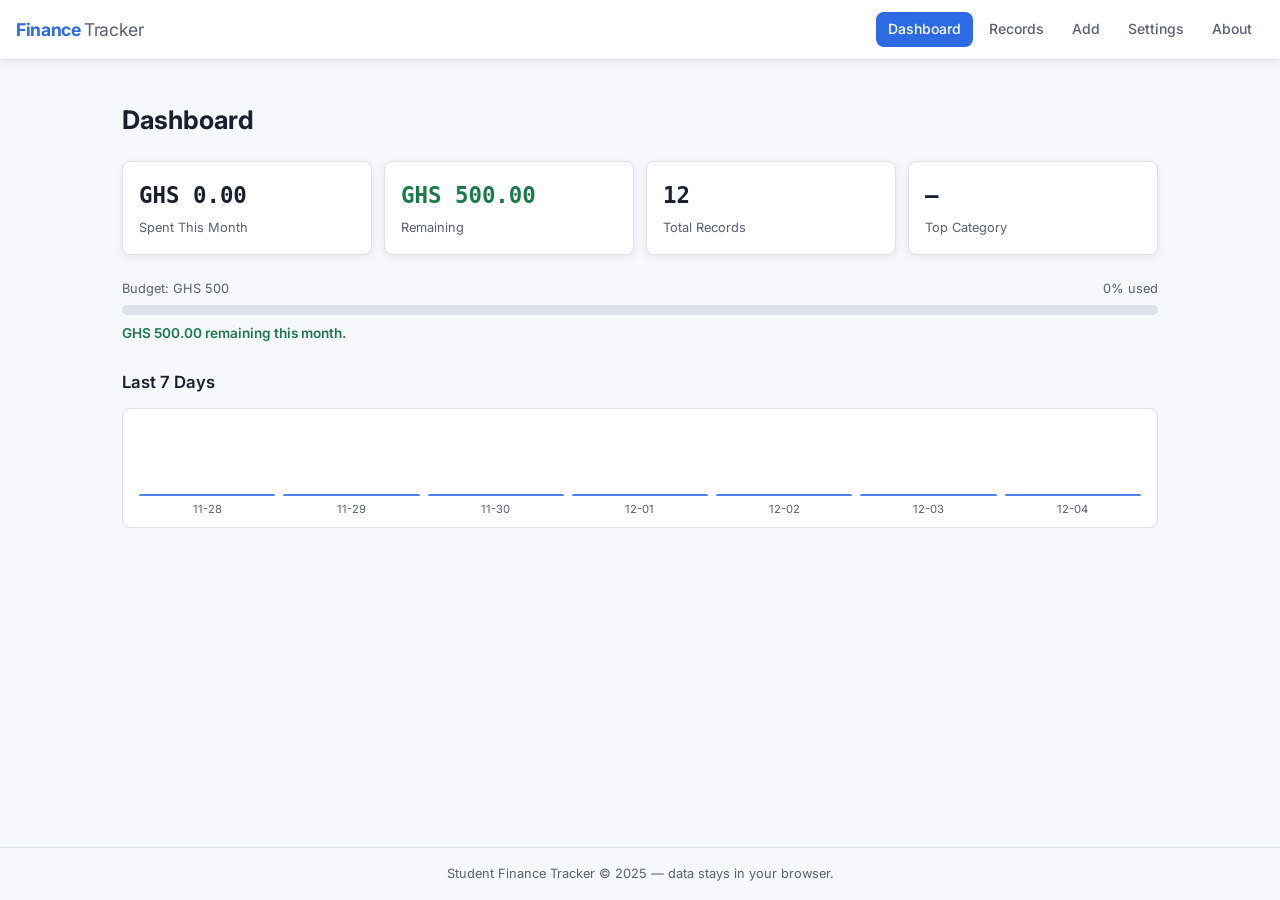
<file: index.html>
<!DOCTYPE html>
<html lang="eng">
<head>
  <meta charset="UTF-8">
  <meta name="viewport" content="width=device-width, initial-scale=1.0, viewport-fit=cover">
  <meta name="description" content="Student Finance Tracker — track your spending, budget, and categories.">
  <title>Student Finance Tracker</title>
  <link rel="preconnect" href="https://fonts.googleapis.com">
  <link rel="stylesheet" href="https://fonts.googleapis.com/css2?family=Inter:wght@400;500;600;700&display=swap">
  <link rel="stylesheet" href="styles/main.css">
</head>
<body>
  <a href="#main-content" class="skip-link">Skip to content</a>

  <!-- Global ARIA live region for announcements -->
  <div id="live-announce" class="sr-only" role="status" aria-live="polite" aria-atomic="true"></div>

  <div class="app-layout">
    <header role="banner">
      <span class="app-title"> Finance <span>Tracker</span></span>
      <nav role="navigation" aria-label="Main navigation">
        <a href="#dashboard"  class="nav-link" data-section="dashboard"  aria-current="page">Dashboard</a>
        <a href="#records"    class="nav-link" data-section="records">Records</a>
        <a href="#add"        class="nav-link" data-section="add">Add</a>
        <a href="#settings"   class="nav-link" data-section="settings">Settings</a>
        <a href="#about"      class="nav-link" data-section="about">About</a>
      </nav>
    </header>

    <main id="main-content" role="main">

      <!-- Dashboard -->
      <section id="section-dashboard" aria-labelledby="dash-heading">
        <p>Loading…</p>
      </section>

      <!-- Records -->
      <section id="section-records" aria-labelledby="rec-heading" hidden>
        <p>Loading…</p>
      </section>

      <!-- Add -->
      <section id="section-add" aria-labelledby="add-heading" hidden>
        <p>Loading…</p>
      </section>

      <!-- Settings -->
      <section id="section-settings" aria-labelledby="set-heading" hidden>
        <p>Loading…</p>
      </section>

      <!-- About -->
      <section id="section-about" aria-labelledby="about-heading" hidden>
        <h2 id="about-heading">About</h2>
        <div class="about-card">
          <p>
            <strong>Student Finance Tracker</strong> helps you record and understand
            your day-to-day spending while at school. Track transactions, stay within
            your monthly budget, and search your history using plain text or regex patterns.
          </p>
          <p>
            Built with vanilla HTML, CSS, and JavaScript — no frameworks, no third-party
            dependencies. All data is stored locally in your browser.
          </p>
          <p>
            <strong>Features:</strong> regex-powered search, live validation, budget
            progress, 7-day trend chart, JSON import/export, multi-currency settings,
            and full keyboard accessibility.
          </p>
          <p>
            <a href="https://github.com/mwayo-tech/Student_FinaceTracker" target="_blank" rel="noopener noreferrer">
              GitHub Repository ↗
            </a>
            &nbsp;·&nbsp;
            <a href="mailto:m.wayo@alustudent.com">m.wayo@alustudent.com</a>
          </p>
        </div>
      </section>

    </main>

    <footer role="contentinfo">
      <p>Student Finance Tracker &copy; 2025 — data stays in your browser.</p>
    </footer>
  </div>

  <script type="module">
    // Inline seed loader — runs once if localStorage is empty
    import { loadRecords, saveRecords } from './scripts/storage.js';
    const existing = loadRecords();
    if (existing.length === 0) {
      fetch('./seed.json')
        .then(r => r.json())
        .then(data => { saveRecords(data); })
        .catch(() => {});
    }
  </script>
  <script type="module" src="scripts/main.js"></script>
</body>
</html>
</file>
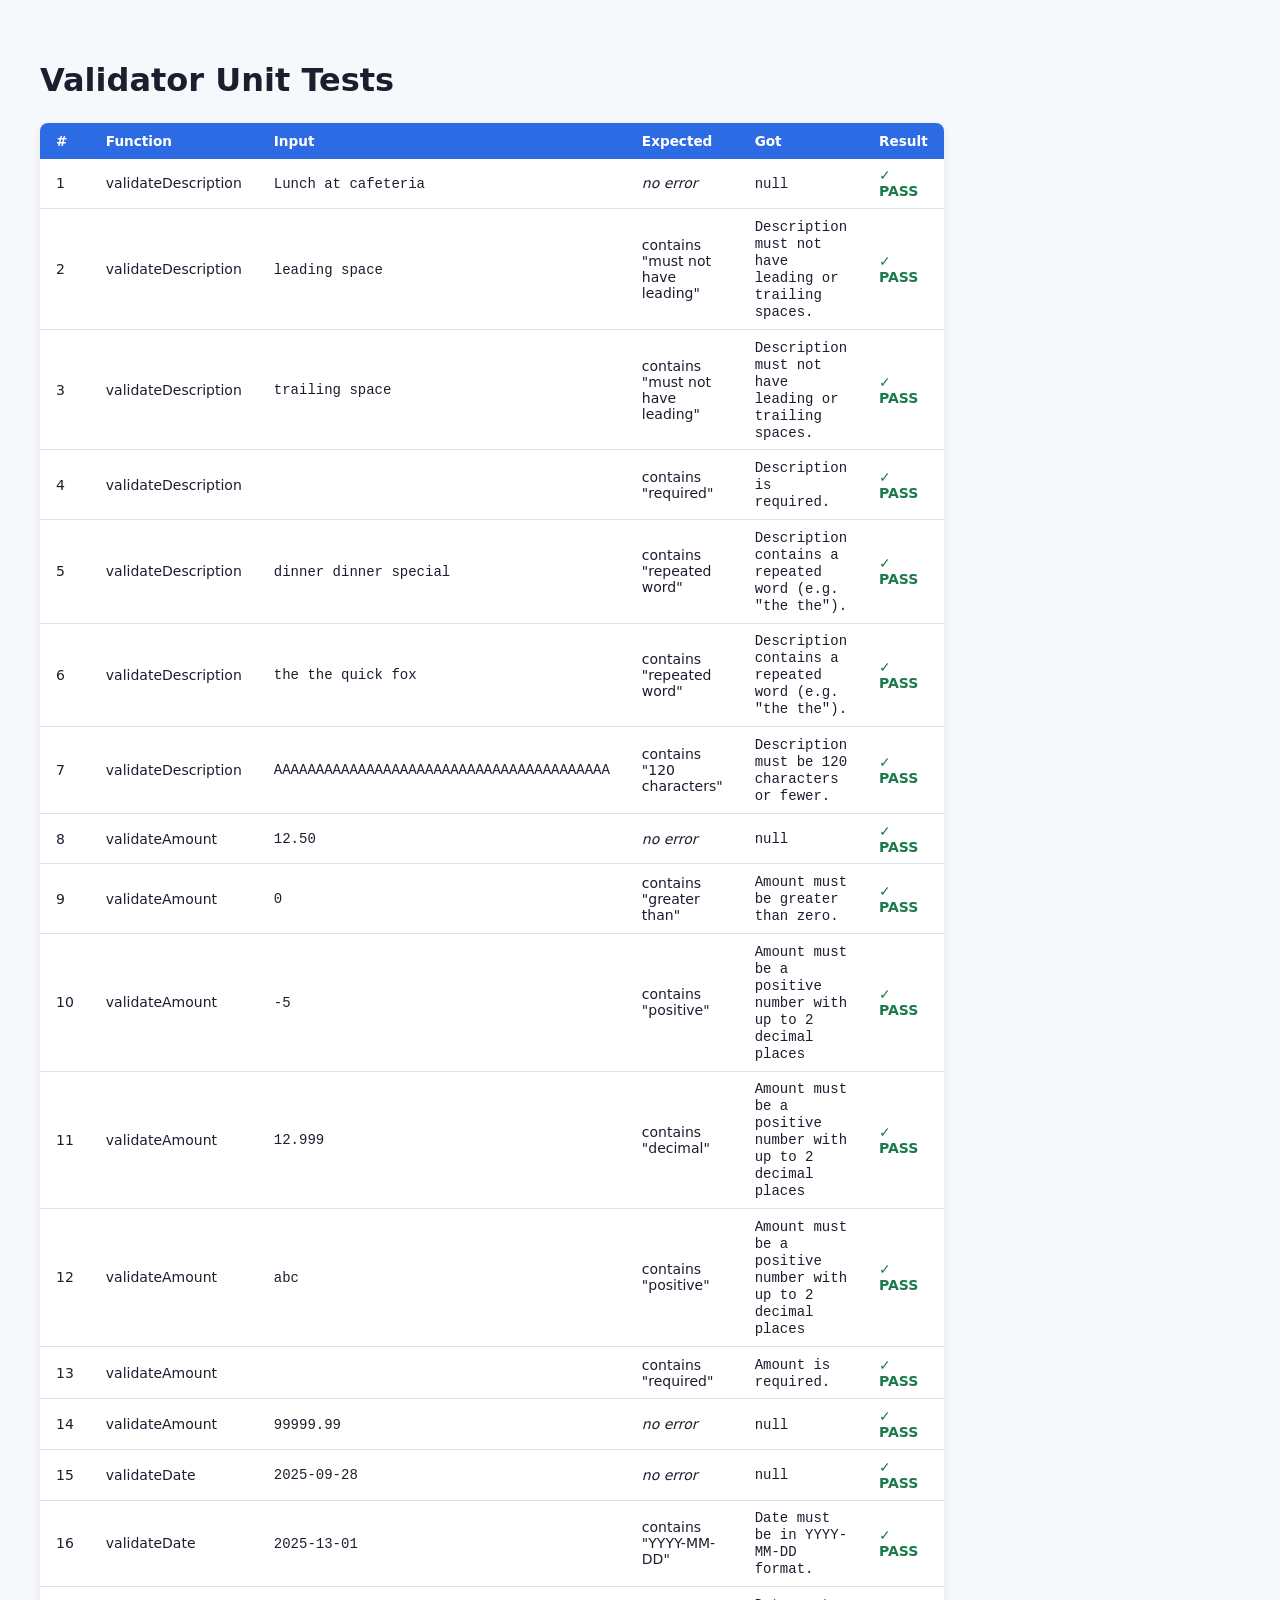
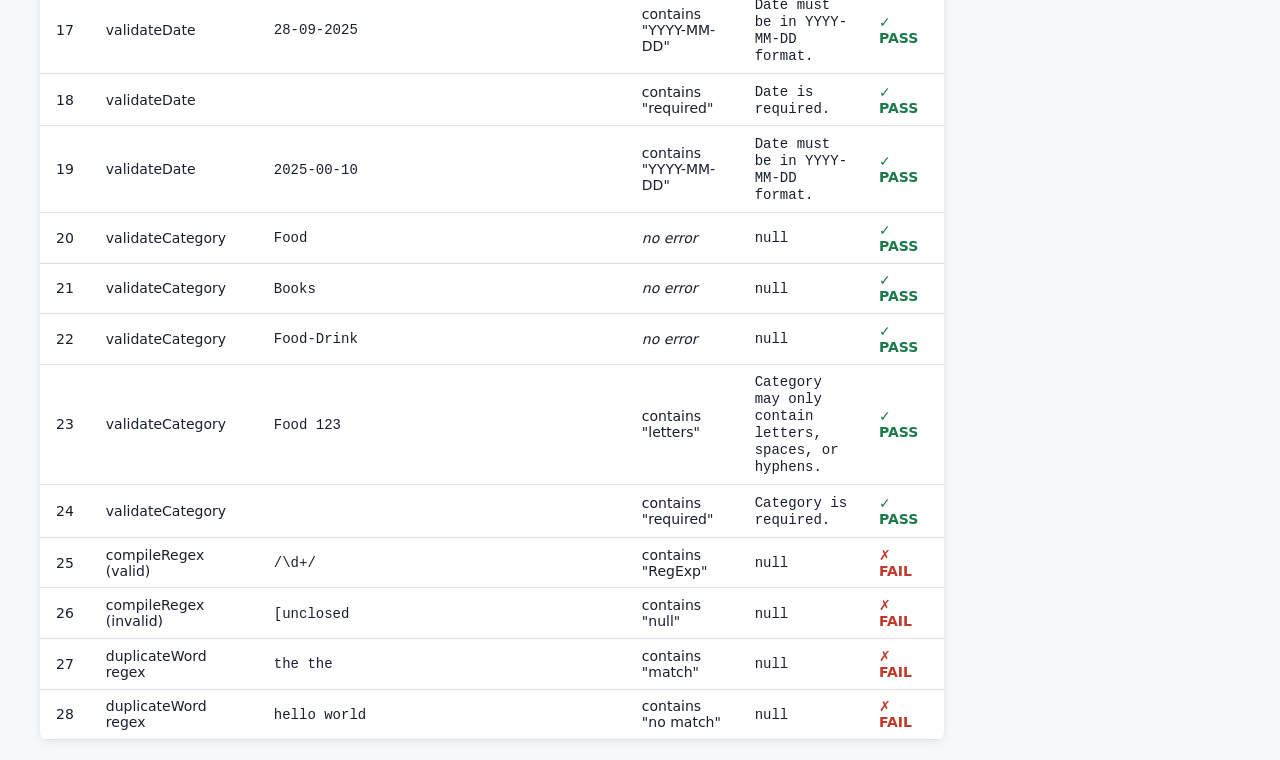
<file: tests.html>
<!DOCTYPE html>
<html lang="en">
<head>
  <meta charset="UTF-8">
  <title>Validator Tests — Finance Tracker</title>
  <style>
    body { font-family: system-ui, sans-serif; padding: 2rem; background: #f7f8fc; color: #1a1f2e; }
    h1 { margin-bottom: 1.5rem; }
    table { border-collapse: collapse; width: 100%; max-width: 900px; background: #fff; border-radius: 8px; overflow: hidden; box-shadow: 0 2px 8px rgba(0,0,0,.08); }
    th { background: #2d6be4; color: #fff; padding: .6rem 1rem; text-align: left; font-size: .85rem; }
    td { padding: .55rem 1rem; border-bottom: 1px solid #dde1ec; font-size: .875rem; }
    .pass { color: #1a7a4a; font-weight: 700; }
    .fail { color: #c0392b; font-weight: 700; }
    #summary { margin-top: 1.25rem; font-weight: 700; font-size: 1.05rem; }
  </style>
</head>
<body>
  <h1>Validator Unit Tests</h1>
  <table>
    <thead>
      <tr><th>#</th><th>Function</th><th>Input</th><th>Expected</th><th>Got</th><th>Result</th></tr>
    </thead>
    <tbody id="results"></tbody>
  </table>
  <p id="summary"></p>

  <script type="module">
    import {
      validateDescription, validateAmount, validateDate,
      validateCategory, compileRegex, PATTERNS
    } from './scripts/validators.js';

    const NULL = null; // shorthand for "no error expected"
    const tests = [
      // Description
      ['validateDescription', 'Lunch at cafeteria',     NULL,                     validateDescription],
      ['validateDescription', ' leading space',          'must not have leading',  validateDescription],
      ['validateDescription', 'trailing space ',         'must not have leading',  validateDescription],
      ['validateDescription', '',                        'required',               validateDescription],
      ['validateDescription', 'dinner dinner special',   'repeated word',          validateDescription],
      ['validateDescription', 'the the quick fox',       'repeated word',          validateDescription],
      ['validateDescription', 'A'.repeat(121),           '120 characters',         validateDescription],

      // Amount
      ['validateAmount', '12.50',   NULL,          validateAmount],
      ['validateAmount', '0',       'greater than',validateAmount],
      ['validateAmount', '-5',      'positive',    validateAmount],
      ['validateAmount', '12.999',  'decimal',     validateAmount],
      ['validateAmount', 'abc',     'positive',    validateAmount],
      ['validateAmount', '',        'required',    validateAmount],
      ['validateAmount', '99999.99',NULL,          validateAmount],

      // Date
      ['validateDate', '2025-09-28', NULL,         validateDate],
      ['validateDate', '2025-13-01', 'YYYY-MM-DD', validateDate],
      ['validateDate', '28-09-2025', 'YYYY-MM-DD', validateDate],
      ['validateDate', '',           'required',   validateDate],
      ['validateDate', '2025-00-10', 'YYYY-MM-DD', validateDate],

      // Category
      ['validateCategory', 'Food',          NULL,      validateCategory],
      ['validateCategory', 'Books',         NULL,      validateCategory],
      ['validateCategory', 'Food-Drink',    NULL,      validateCategory],
      ['validateCategory', 'Food 123',      'letters', validateCategory],
      ['validateCategory', '',              'required',validateCategory],

      // compileRegex
      ['compileRegex (valid)',   '/\\d+/',     'RegExp',  v => compileRegex(v) instanceof RegExp ? NULL : 'not RegExp'],
      ['compileRegex (invalid)', '[unclosed', 'null',    v => compileRegex(v) === null ? NULL : 'should be null'],

      // ADVANCED: back-reference duplicate word
      ['duplicateWord regex', 'the the',    'match',    v => PATTERNS.duplicateWord.test(v) ? NULL : 'no match'],
      ['duplicateWord regex', 'hello world','no match', v => !PATTERNS.duplicateWord.test(v) ? NULL : 'unexpected match'],
    ];

    const tbody = document.getElementById('results');
    let passed = 0;

    tests.forEach(([name, input, expectContains, fn], i) => {
      const result = fn(input);
      let ok;
      if (expectContains === NULL) {
        ok = result === null;
      } else {
        ok = result !== null && String(result).toLowerCase().includes(expectContains.toLowerCase());
      }
      if (ok) passed++;

      const row = tbody.insertRow();
      row.innerHTML = `
        <td>${i+1}</td>
        <td>${name}</td>
        <td><code>${String(input).slice(0,40)}</code></td>
        <td>${expectContains === NULL ? '<em>no error</em>' : `contains "${expectContains}"`}</td>
        <td><code>${result === null ? 'null' : String(result).slice(0,60)}</code></td>
        <td class="${ok ? 'pass' : 'fail'}">${ok ? '✓ PASS' : '✗ FAIL'}</td>
      `;
    });

    const s = document.getElementById('summary');
    s.textContent = `${passed} / ${tests.length} tests passed.`;
    s.style.color = passed === tests.length ? '#1a7a4a' : '#c0392b';
  </script>
</body>
</html>
</file>
<file: styles/main.css>
/* styles/main.css — Student Finance Tracker */

/* ── Tokens ─────────────────────────────────────────── */
:root {
  --ink:        #1a1f2e;
  --ink-muted:  #5a6072;
  --surface:    #f7f8fc;
  --card:       #ffffff;
  --border:     #dde1ec;
  --accent:     #2d6be4;
  --accent-dk:  #1a4fc0;
  --danger:     #c0392b;
  --success:    #1a7a4a;
  --warn:       #e67e22;
  --mark-bg:    #fff176;
  --radius:     8px;
  --shadow:     0 2px 8px rgba(0,0,0,.08);
  --font:       'Inter', system-ui, sans-serif;
  --mono:       'JetBrains Mono', 'Fira Mono', monospace;
  font-size: 16px;
}

@media (prefers-color-scheme: dark) {
  :root {
    --ink:       #e8ecf4;
    --ink-muted: #8892a8;
    --surface:   #12151f;
    --card:      #1c2130;
    --border:    #2e3450;
    --accent:    #5b8ef0;
    --accent-dk: #7aa5f5;
    --shadow:    0 2px 8px rgba(0,0,0,.4);
    --mark-bg:   #7a6f00;
  }
}

/* ── Reset ───────────────────────────────────────────── */
*, *::before, *::after { box-sizing: border-box; margin: 0; padding: 0; }
body { font-family: var(--font); background: var(--surface); color: var(--ink); line-height: 1.6; min-height: 100vh; }
img, svg { display: block; max-width: 100%; }

/* ── Skip link ───────────────────────────────────────── */
.skip-link {
  position: absolute; left: -9999px; top: 0;
  background: var(--accent); color: #fff; padding: .5rem 1rem;
  font-weight: 600; z-index: 999; border-radius: 0 0 var(--radius) 0;
}
.skip-link:focus { left: 0; }

/* ── Layout ──────────────────────────────────────────── */
.app-layout { display: flex; flex-direction: column; min-height: 100vh; }

header {
  background: var(--card);
  border-bottom: 1px solid var(--border);
  padding: .75rem 1rem;
  display: flex; align-items: center; justify-content: space-between;
  flex-wrap: wrap; gap: .5rem;
  position: sticky; top: 0; z-index: 100;
  box-shadow: var(--shadow);
}
.app-title { font-size: 1.1rem; font-weight: 700; color: var(--accent); letter-spacing: -.02em; }
.app-title span { color: var(--ink-muted); font-weight: 400; }

nav { display: flex; gap: .25rem; flex-wrap: wrap; }
.nav-link {
  padding: .4rem .75rem; border-radius: var(--radius);
  color: var(--ink-muted); text-decoration: none; font-size: .875rem; font-weight: 500;
  transition: background .15s, color .15s;
}
.nav-link:hover, .nav-link:focus { background: var(--surface); color: var(--accent); }
.nav-link[aria-current="page"] { background: var(--accent); color: #fff; }

main { flex: 1; padding: 1.25rem 1rem; max-width: 1100px; width: 100%; margin: 0 auto; }
section[id^="section-"] { animation: fadeIn .2s ease; }
@keyframes fadeIn { from { opacity: 0; transform: translateY(6px); } to { opacity: 1; transform: none; } }

footer {
  text-align: center; padding: 1rem; font-size: .8rem; color: var(--ink-muted);
  border-top: 1px solid var(--border);
}

/* ── Typography ──────────────────────────────────────── */
h2 { font-size: 1.4rem; font-weight: 700; margin-bottom: 1.25rem; color: var(--ink); }
h3 { font-size: 1.05rem; font-weight: 600; margin: 1.5rem 0 .75rem; }

/* ── Dashboard ───────────────────────────────────────── */
.stats-grid {
  display: grid;
  grid-template-columns: repeat(2, 1fr);
  gap: .75rem; margin-bottom: 1.5rem;
}
.stat-card {
  background: var(--card); border: 1px solid var(--border);
  border-radius: var(--radius); padding: 1rem;
  display: flex; flex-direction: column; gap: .25rem;
  box-shadow: var(--shadow);
}
.stat-value { font-size: 1.4rem; font-weight: 700; color: var(--ink); font-family: var(--mono); }
.stat-label { font-size: .8rem; color: var(--ink-muted); text-transform: capitalize; }
.stat-ok .stat-value  { color: var(--success); }
.stat-over .stat-value { color: var(--danger); }

.budget-bar-wrap { margin-bottom: .5rem; }
.budget-bar-labels { display: flex; justify-content: space-between; font-size: .8rem; color: var(--ink-muted); margin-bottom: .35rem; }
.budget-bar { background: var(--border); border-radius: 999px; height: 10px; overflow: hidden; }
.budget-fill { height: 100%; background: var(--accent); border-radius: 999px; transition: width .4s ease; }
.budget-fill.fill-over { background: var(--danger); }

.live-region {
  font-size: .85rem; font-weight: 600; margin: .5rem 0 1.5rem;
  color: var(--success); min-height: 1.2em;
}

/* 7-day chart */
.chart {
  display: flex; align-items: flex-end; gap: .5rem;
  height: 120px; background: var(--card);
  border: 1px solid var(--border); border-radius: var(--radius);
  padding: 1rem 1rem .5rem; margin-bottom: 1rem;
}
.chart-col { display: flex; flex-direction: column; align-items: center; flex: 1; height: 100%; }
.chart-bar-wrap { flex: 1; display: flex; align-items: flex-end; width: 100%; }
.chart-bar {
  width: 100%; min-height: 2px;
  background: var(--accent); border-radius: 4px 4px 0 0;
  transition: height .4s ease;
  opacity: .85;
}
.chart-label { font-size: .7rem; color: var(--ink-muted); margin-top: .35rem; white-space: nowrap; }

/* ── Forms ───────────────────────────────────────────── */
form { max-width: 640px; }
.form-row { margin-bottom: 1rem; }
.form-row-2 { display: grid; grid-template-columns: 1fr 1fr; gap: 1rem; }
.field-wrap { display: flex; flex-direction: column; gap: .3rem; }

label { font-size: .875rem; font-weight: 500; color: var(--ink); }
.hint { font-size: .8rem; color: var(--ink-muted); margin-bottom: .5rem; }

input[type="text"],
input[type="number"],
input[type="date"],
input[type="search"],
input[type="email"],
input[type="file"],
select, textarea {
  padding: .5rem .75rem; border: 1.5px solid var(--border);
  border-radius: var(--radius); background: var(--card); color: var(--ink);
  font-family: inherit; font-size: .95rem; width: 100%;
  transition: border-color .15s, box-shadow .15s;
}
input:focus, select:focus, textarea:focus {
  outline: 3px solid var(--accent); outline-offset: 2px; border-color: var(--accent);
}
.input-error { border-color: var(--danger) !important; }
.field-error { font-size: .8rem; color: var(--danger); min-height: 1em; }

.form-actions { display: flex; gap: .75rem; flex-wrap: wrap; margin-top: 1.25rem; }
.form-success { font-size: .875rem; color: var(--success); font-weight: 600; margin-top: .75rem; min-height: 1.2em; }

fieldset { border: 1px solid var(--border); border-radius: var(--radius); padding: 1rem; margin-bottom: 1.25rem; }
legend { font-weight: 600; font-size: .9rem; padding: 0 .5rem; }

/* ── Buttons ─────────────────────────────────────────── */
button, .btn-primary, .btn-secondary, .file-label {
  cursor: pointer; border: none; border-radius: var(--radius);
  font-family: inherit; font-size: .875rem; font-weight: 600;
  padding: .5rem 1.1rem; transition: background .15s, transform .1s;
  display: inline-flex; align-items: center; gap: .4rem;
}
button:focus-visible { outline: 3px solid var(--accent); outline-offset: 2px; }
.btn-primary { background: var(--accent); color: #fff; }
.btn-primary:hover { background: var(--accent-dk); }
.btn-secondary { background: var(--surface); color: var(--ink); border: 1.5px solid var(--border); }
.btn-secondary:hover { background: var(--border); }
.btn-edit   { background: var(--surface); color: var(--accent); border: 1.5px solid var(--accent); font-size: .8rem; padding: .3rem .65rem; }
.btn-delete { background: var(--surface); color: var(--danger); border: 1.5px solid var(--danger); font-size: .8rem; padding: .3rem .65rem; }
.btn-save-edit { background: var(--success); color: #fff; font-size: .8rem; padding: .3rem .65rem; }
.btn-cancel-edit { background: var(--surface); color: var(--ink-muted); font-size: .8rem; padding: .3rem .65rem; border: 1.5px solid var(--border); }
.file-label { background: var(--surface); color: var(--ink); border: 1.5px solid var(--border); }
.file-label:hover { background: var(--border); }

/* ── Records Table ───────────────────────────────────── */
.records-toolbar {
  display: flex; align-items: center; gap: 1rem; flex-wrap: wrap;
  margin-bottom: 1rem;
}
.search-wrap { display: flex; align-items: center; gap: .5rem; flex: 1; min-width: 0; }
.search-wrap input { flex: 1; }
.search-status { font-size: .8rem; white-space: nowrap; }
.search-status.error { color: var(--danger); }
.toggle-wrap { display: flex; align-items: center; gap: .4rem; font-size: .85rem; white-space: nowrap; }

.table-wrap { overflow-x: auto; border: 1px solid var(--border); border-radius: var(--radius); box-shadow: var(--shadow); }
table { width: 100%; border-collapse: collapse; background: var(--card); }
thead { background: var(--surface); }
th { padding: .65rem 1rem; text-align: left; font-size: .8rem; font-weight: 600; color: var(--ink-muted); border-bottom: 1px solid var(--border); white-space: nowrap; }
td { padding: .65rem 1rem; font-size: .875rem; border-bottom: 1px solid var(--border); vertical-align: middle; }
tr:last-child td { border-bottom: none; }
tr:hover td { background: var(--surface); }

.sort-btn { background: none; border: none; font: inherit; color: inherit; padding: 0; font-size: .8rem; font-weight: 600; cursor: pointer; }
.sort-btn:focus-visible { outline: 2px solid var(--accent); outline-offset: 2px; border-radius: 4px; }
.sort-icon { color: var(--accent); }

.actions-cell { display: flex; gap: .4rem; align-items: center; }
.tag { display: inline-block; background: var(--surface); border: 1px solid var(--border); border-radius: 999px; padding: .15rem .6rem; font-size: .78rem; }
.empty-row { text-align: center; color: var(--ink-muted); padding: 2rem !important; }

.records-count { font-size: .8rem; color: var(--ink-muted); margin-top: .5rem; }

.import-export-bar { display: flex; gap: .75rem; flex-wrap: wrap; margin-top: 1rem; }

mark { background: var(--mark-bg); border-radius: 3px; padding: 0 2px; }

/* ── About ───────────────────────────────────────────── */
.about-card {
  background: var(--card); border: 1px solid var(--border);
  border-radius: var(--radius); padding: 1.5rem; max-width: 600px;
  box-shadow: var(--shadow);
}
.about-card p { color: var(--ink-muted); margin-bottom: 1rem; }
.about-card a { color: var(--accent); }

/* ── Utilities ───────────────────────────────────────── */
.sr-only { position: absolute; width: 1px; height: 1px; overflow: hidden; clip: rect(0 0 0 0); white-space: nowrap; }

/* ── Breakpoints ─────────────────────────────────────── */
@media (min-width: 480px) {
  .stats-grid { grid-template-columns: repeat(2, 1fr); }
}
@media (min-width: 768px) {
  main { padding: 2rem 1.5rem; }
  .stats-grid { grid-template-columns: repeat(4, 1fr); }
  h2 { font-size: 1.6rem; }
}
@media (min-width: 1024px) {
  main { padding: 2.5rem 2rem; }
}

/* ── Reduced motion ──────────────────────────────────── */
@media (prefers-reduced-motion: reduce) {
  *, *::before, *::after { animation-duration: 0s !important; transition-duration: 0s !important; }
}
</file>
